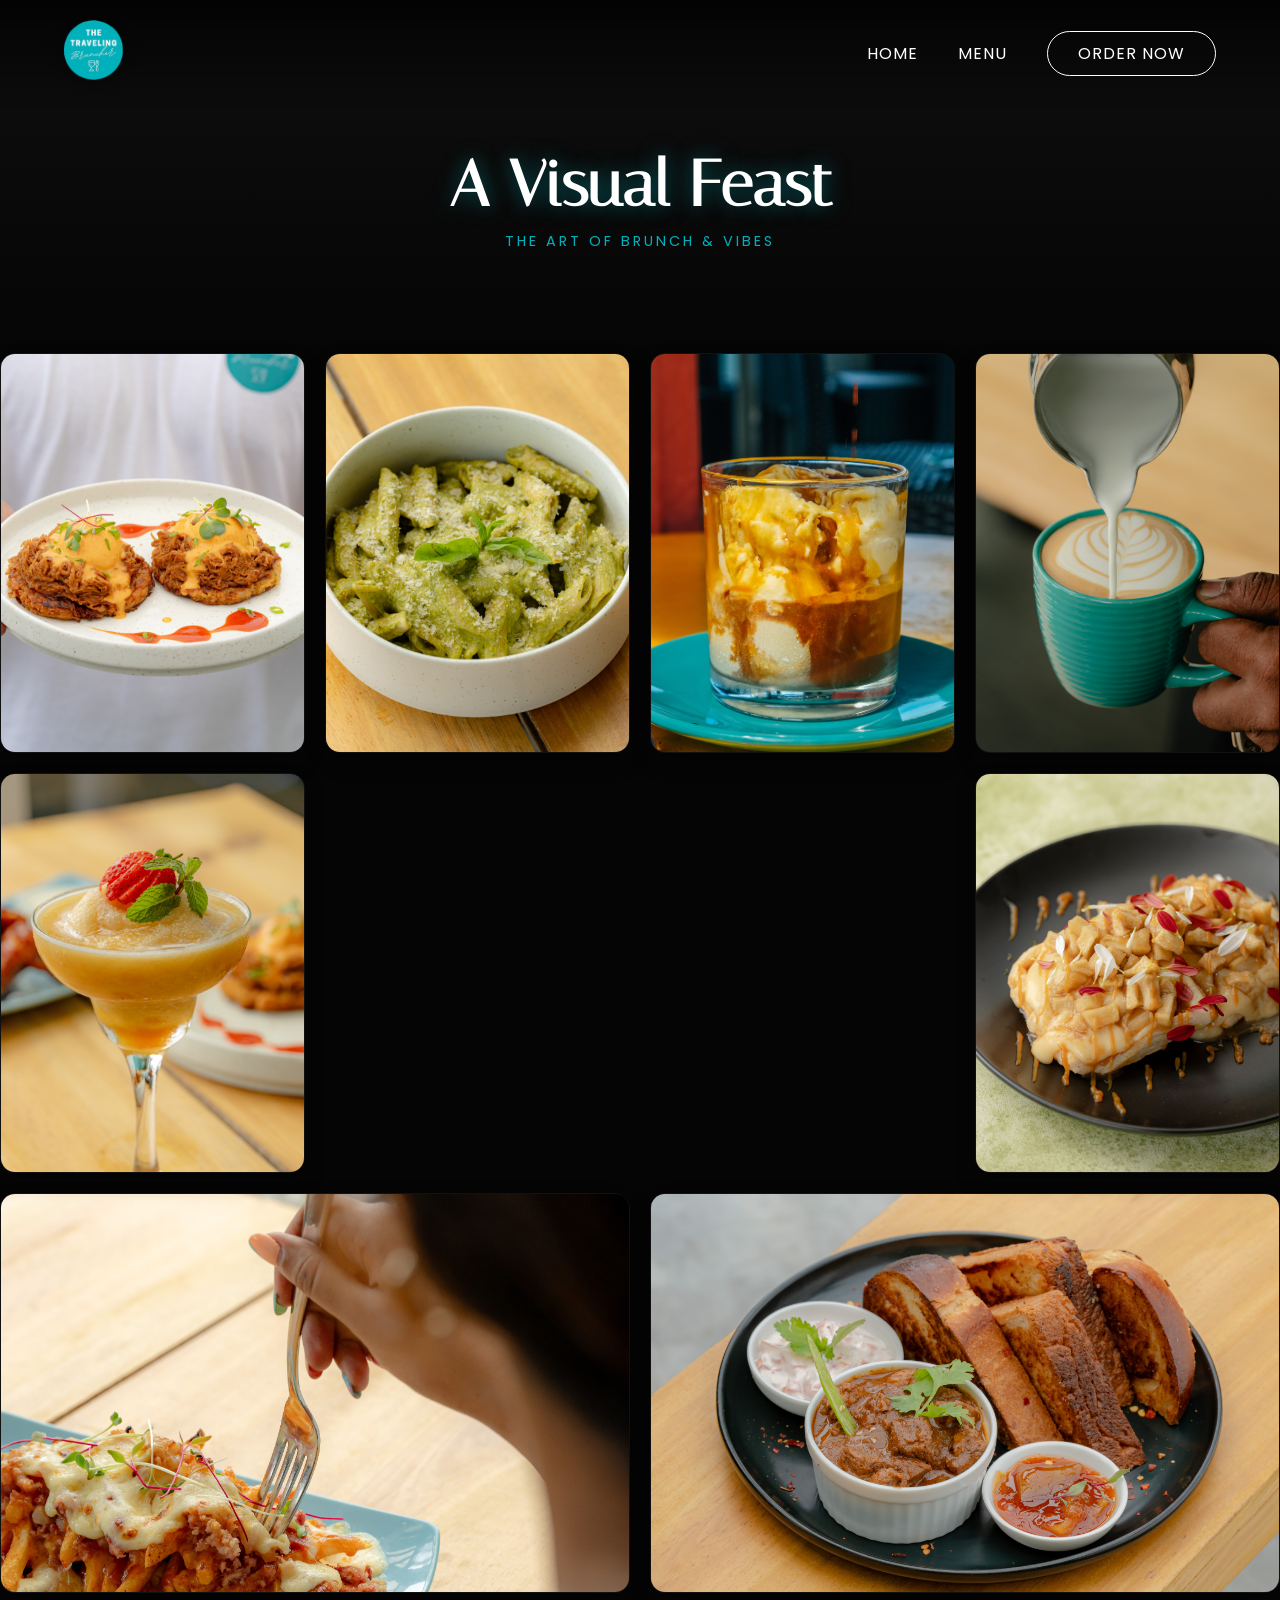
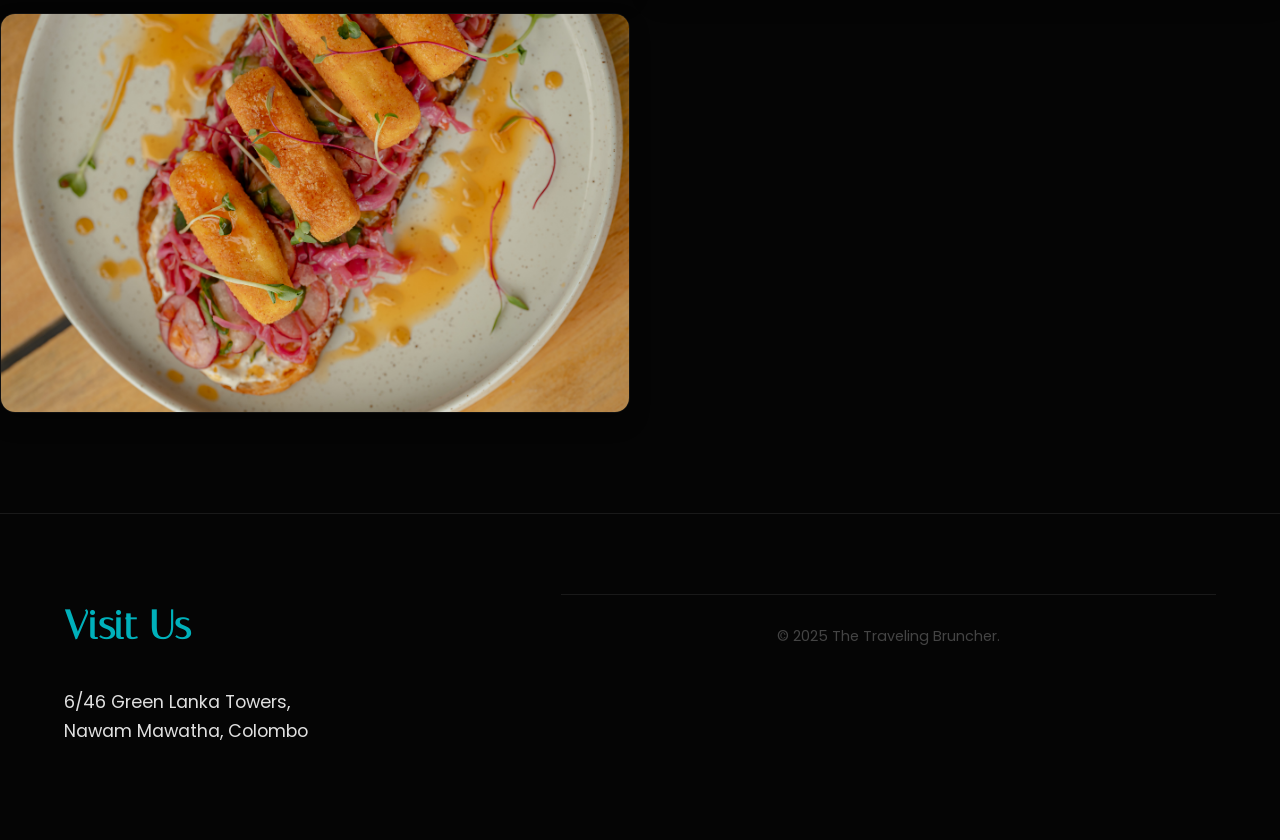
<file: Gallery.html>
<!DOCTYPE html>
<html lang="en">

<head>
    <meta charset="UTF-8">
    <meta name="viewport" content="width=device-width, initial-scale=1.0">
    <title>Visual Feast | The Traveling Bruncher</title>

    <link rel="preconnect" href="https://fonts.googleapis.com">
    <link href="https://fonts.googleapis.com/css2?family=Italiana&family=Poppins:wght@300;400;500&display=swap"
        rel="stylesheet">
    <link rel="stylesheet" href="https://cdnjs.cloudflare.com/ajax/libs/font-awesome/6.7.2/css/all.min.css">

    <link rel="stylesheet" href="Home.css">
    <link rel="stylesheet" href="Gallery.css">
</head>

<body>

    <div id="loader">
        <div class="loader-content">
            <h2>Loading Gallery...</h2>
            <div class="loading-bar"></div>
        </div>
    </div>

    <nav id="navbar">
        <div class="nav-container">
            <a href="Webtech.html" class="logo">
                <img src="Layer4.png" alt="TTB Logo">
            </a>
            <div class="hamburger" onclick="toggleMenu()">
                <div class="line"></div>
                <div class="line"></div>
            </div>
            <ul class="nav-links">
                <li><a href="Webtech.html">Home</a></li>
                <li><a href="menupage.html">Menu</a></li>
                <li><a href="menupage.html" class="btn-order">Order Now</a></li>
            </ul>
        </div>
    </nav>

    <header class="page-header gallery-header">
        <h1 class="main-title fade-in-up">A Visual Feast</h1>
        <p class="subtitle fade-in-up" style="animation-delay: 0.2s;">The Art of Brunch & Vibes</p>
    </header>

    <section class="gallery-section container">
        <div class="gallery-grid">

            <div class="gallery-item fade-in-up">
                <img src="food-1.jpg" alt="Food Shot">
                <div class="overlay">
                    <h3>Signature Dish</h3>
                    <p>Culinary perfection.</p>
                </div>
            </div>

            <div class="gallery-item tall fade-in-up" style="animation-delay: 0.1s;">
                <img src="food-2.jpg" alt="Tall Drink">
                <div class="overlay">
                    <h3>Tall Refreshment</h3>
                </div>
            </div>

            <div class="gallery-item tall fade-in-up" style="animation-delay: 0.2s;">
                <img src="DSCF6645.jpg" alt="Affogato Dessert">
                <div class="overlay">
                    <h3>Espresso Pour</h3>
                    <p>Hot meets cold.</p>
                </div>
            </div>

            <div class="gallery-item fade-in-up" style="animation-delay: 0.3s;">
                <img src="DSC08931(1).jpg" alt="Latte Art">
                <div class="overlay">
                    <h3>Barista Skills</h3>
                    <p>Perfect pour.</p>
                </div>
            </div>

            <div class="gallery-item wide fade-in-up" style="animation-delay: 0.4s;">
                <img src="DSC09151.jpg" alt="Loaded Fries">
                <div class="overlay">
                    <h3>Loaded Fries</h3>
                    <p>Cheesy indulgence.</p>
                </div>
            </div>

            <div class="gallery-item fade-in-up" style="animation-delay: 0.2s;">
                <img src="DSC09169.jpg" alt="Frozen Cocktail">
                <div class="overlay">
                    <h3>Summer Chill</h3>
                    <p>Refreshing blend.</p>
                </div>
            </div>

            <div class="gallery-item big fade-in-up" style="animation-delay: 0.3s;">
                <img src="DSC09032.jpg" alt="Curry Platter">
                <div class="overlay">
                    <h3>The Dipper</h3>
                    <p>Spice and crunch.</p>
                </div>
            </div>

            <div class="gallery-item fade-in-up" style="animation-delay: 0.4s;">
                <img src="DSC09108.jpg" alt="Dessert Toast">
                <div class="overlay">
                    <h3>Sweet Tooth</h3>
                    <p>Caramel drizzle.</p>
                </div>
            </div>

            <div class="gallery-item wide fade-in-up" style="animation-delay: 0.5s;">
                <img src="DSC09099(1).jpg" alt="Gourmet Toast">
                <div class="overlay">
                    <h3>Gourmet Toast</h3>
                    <p>Savory toppings.</p>
                </div>
            </div>

        </div>
    </section>

    <div id="lightbox">
        <span class="close-lightbox">&times;</span>
        <img class="lightbox-content" id="lightbox-img">
        <div id="caption"></div>
    </div>


    <footer id="location">
        <div class="container grid-footer">
            <div class="footer-info">
                <h3>Visit Us</h3>
                <p>6/46 Green Lanka Towers,<br>Nawam Mawatha, Colombo</p>
            </div>
            <div class="copyright">
                <p>© 2025 The Traveling Bruncher.</p>
            </div>
        </div>
    </footer>

    <script src="Gallery.js"></script>
</body>

</html>
</file>
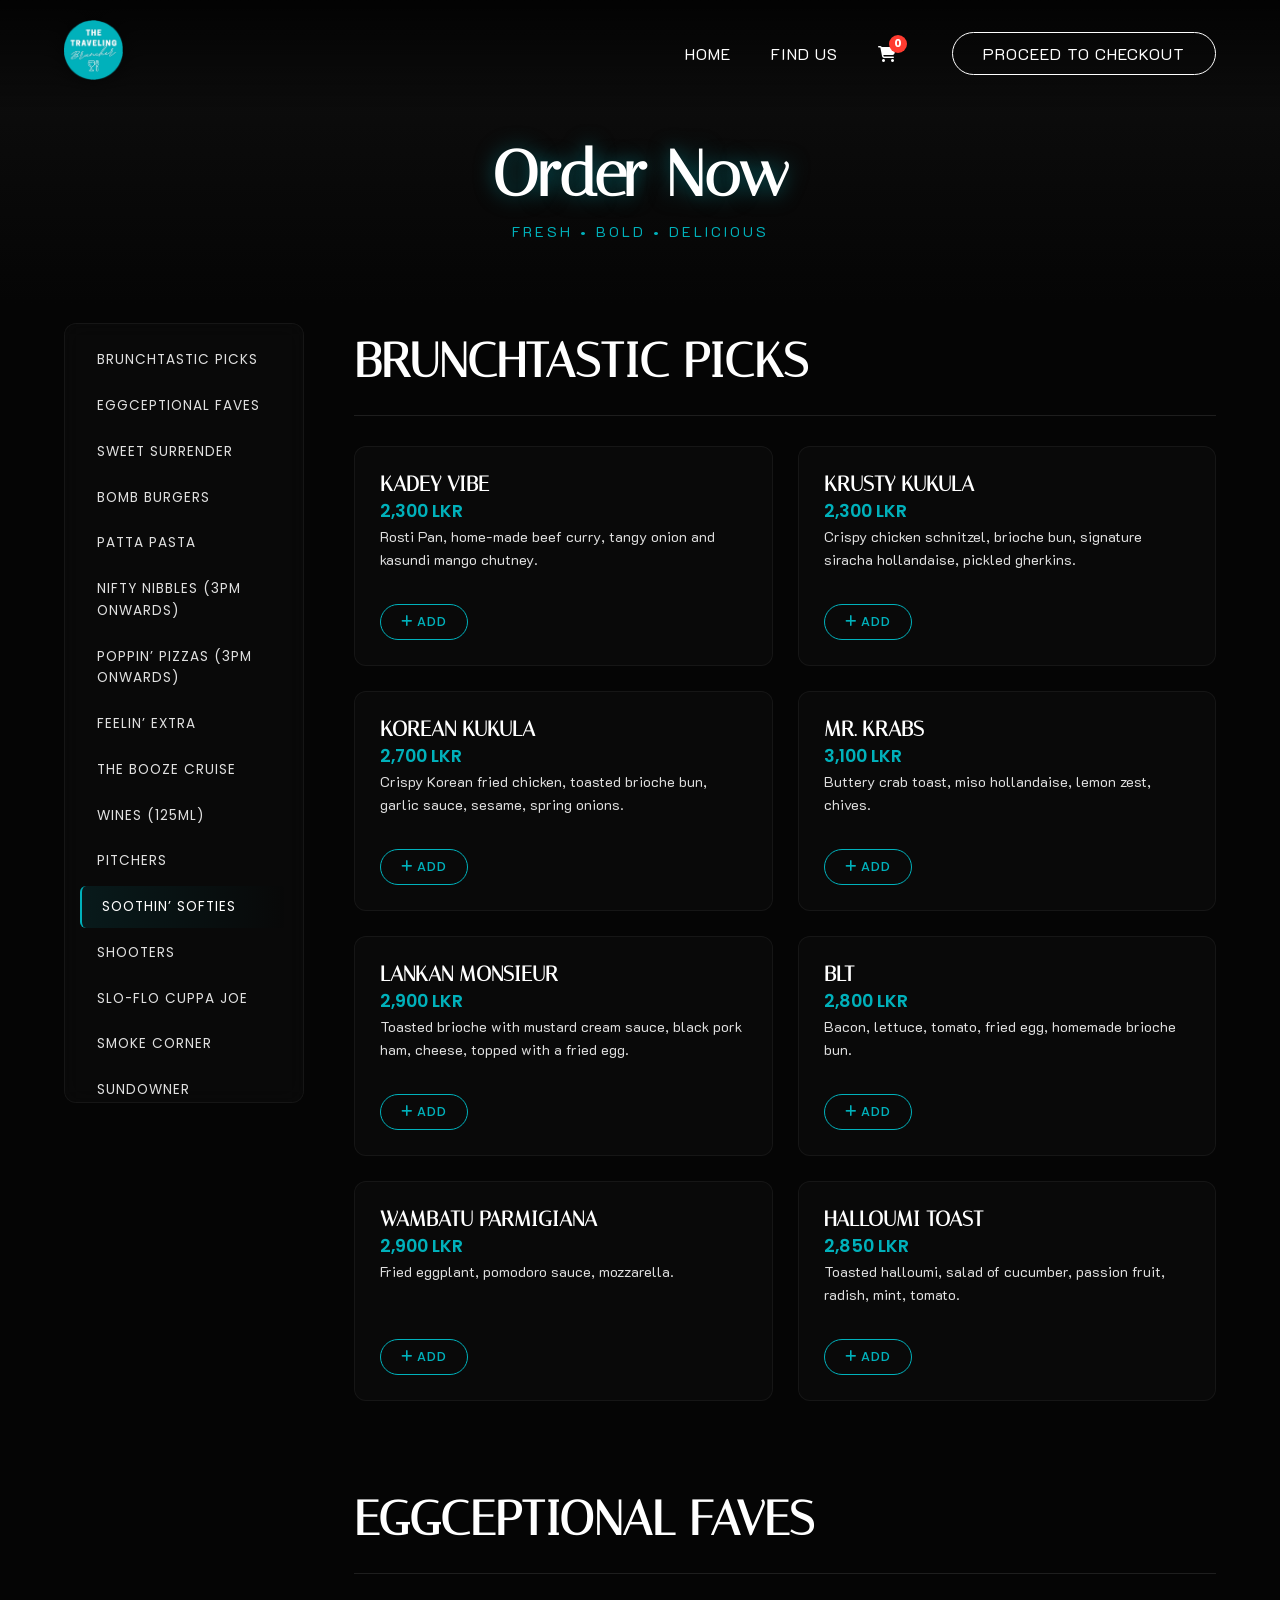
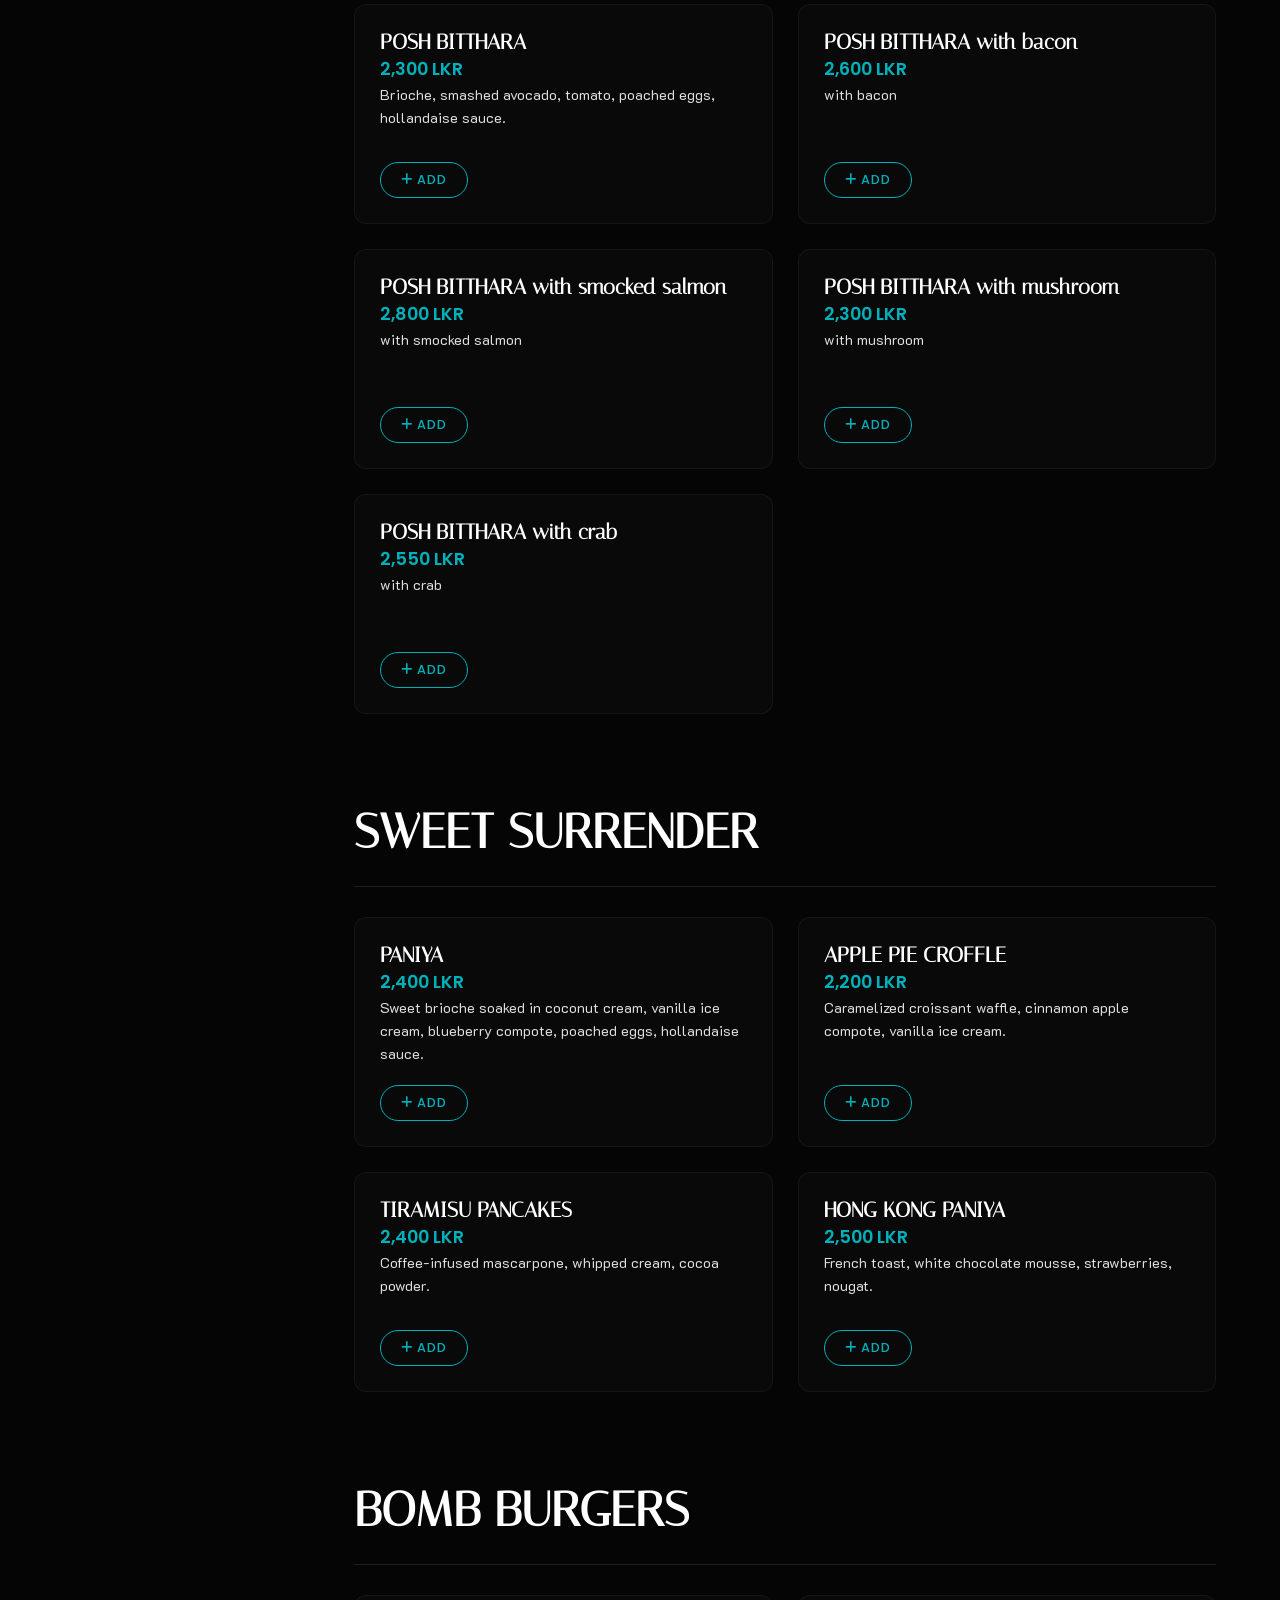
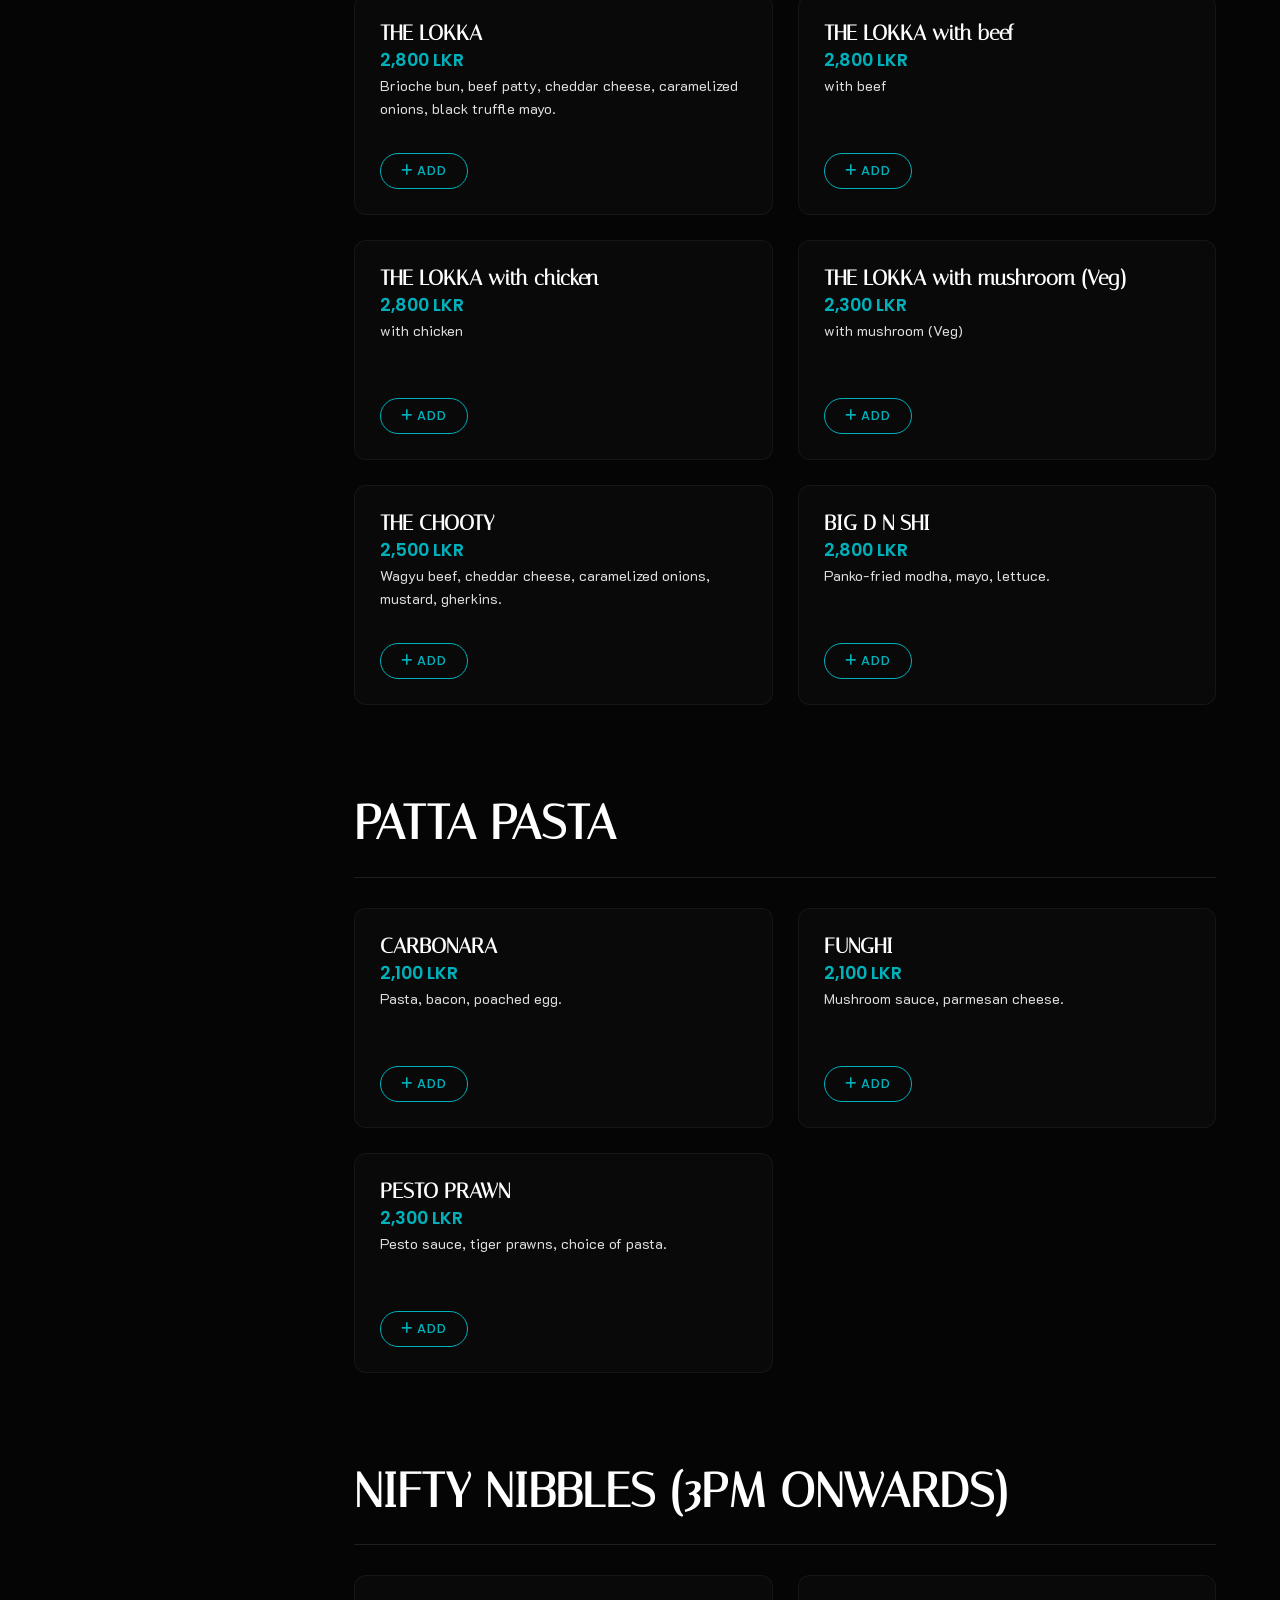
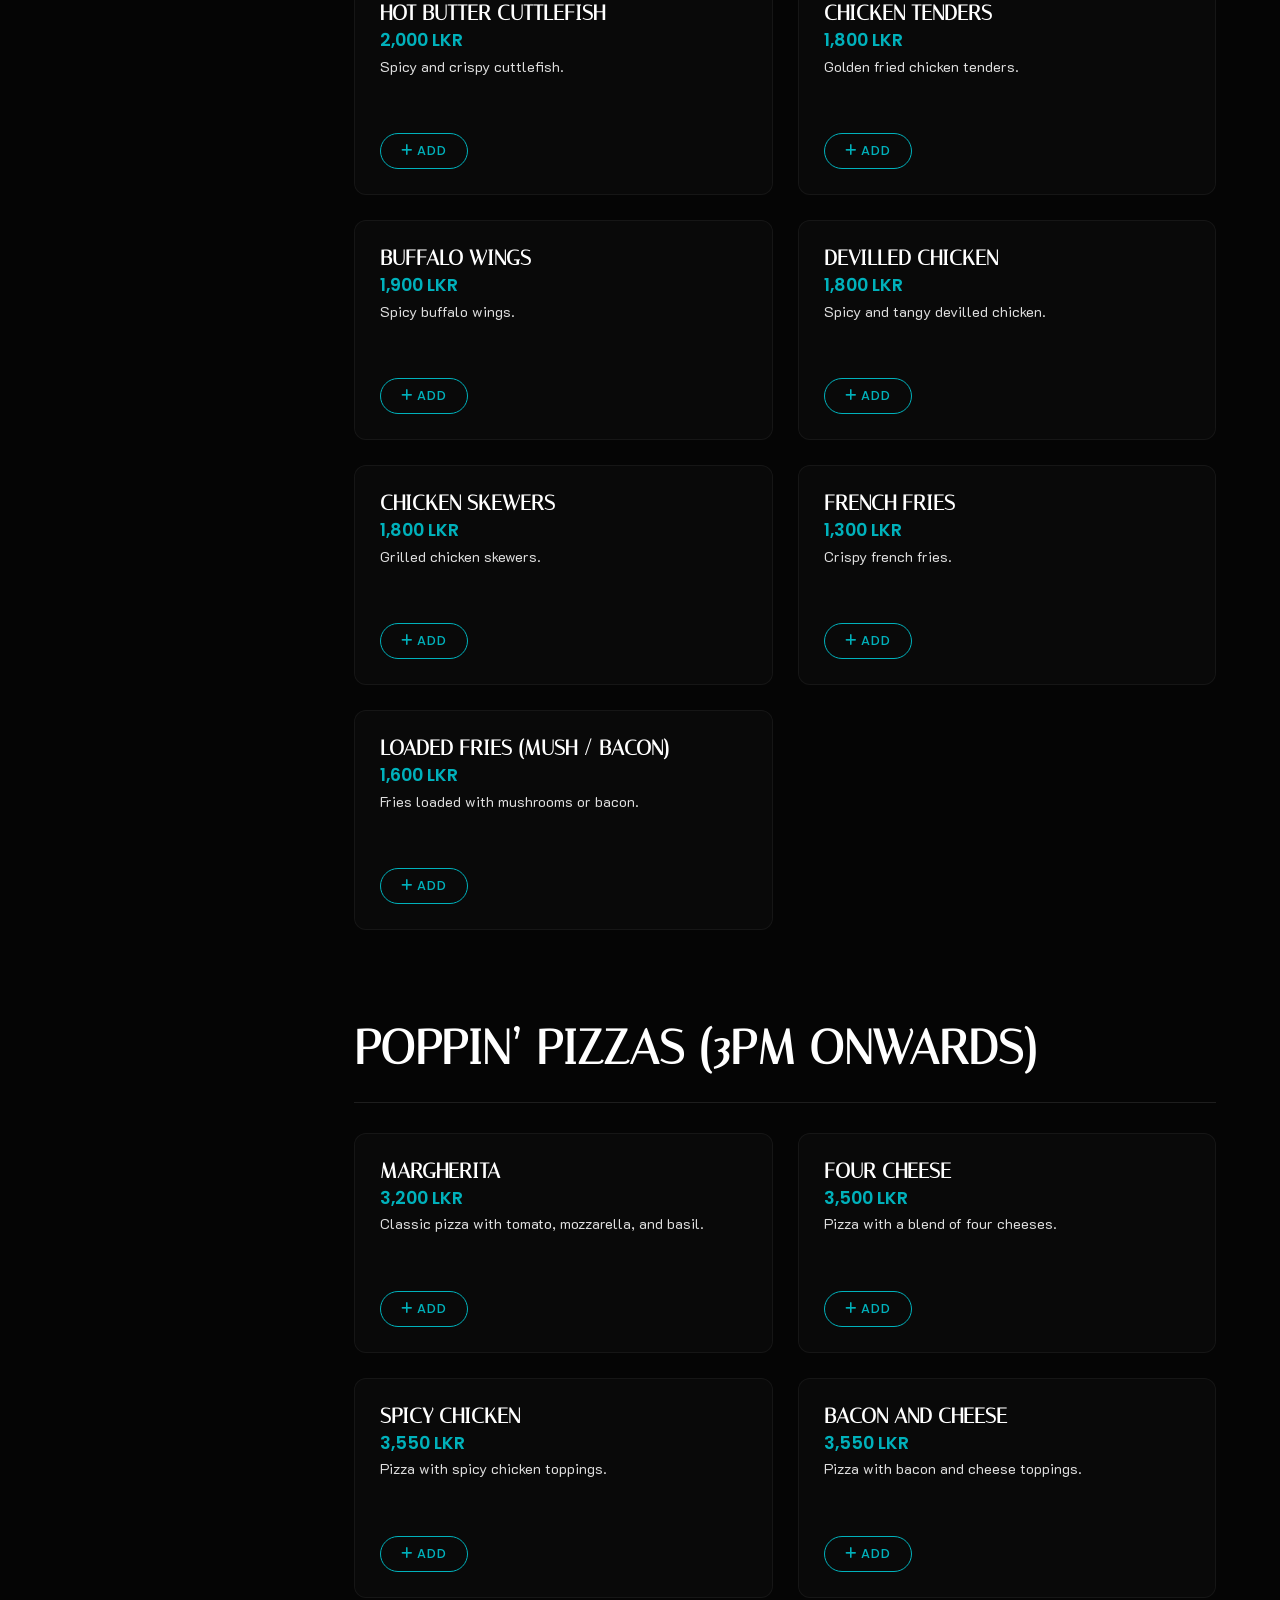
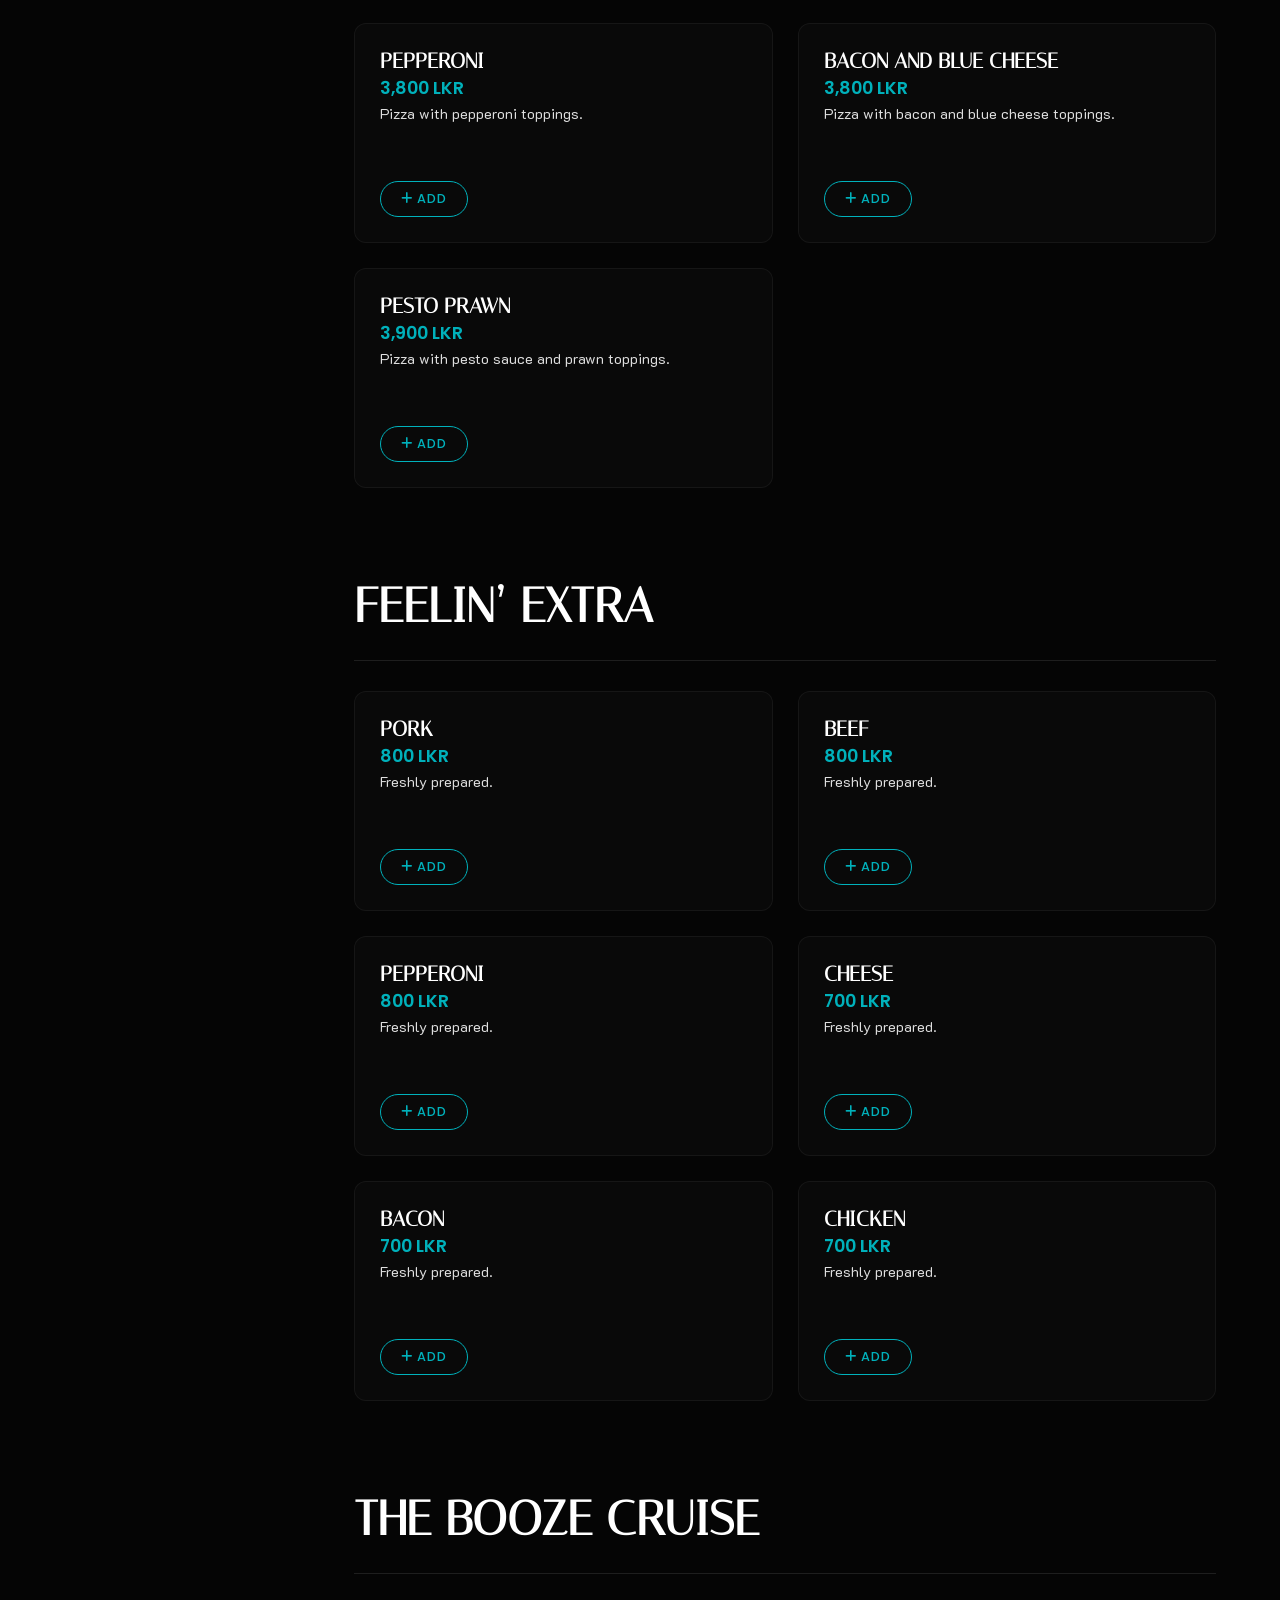
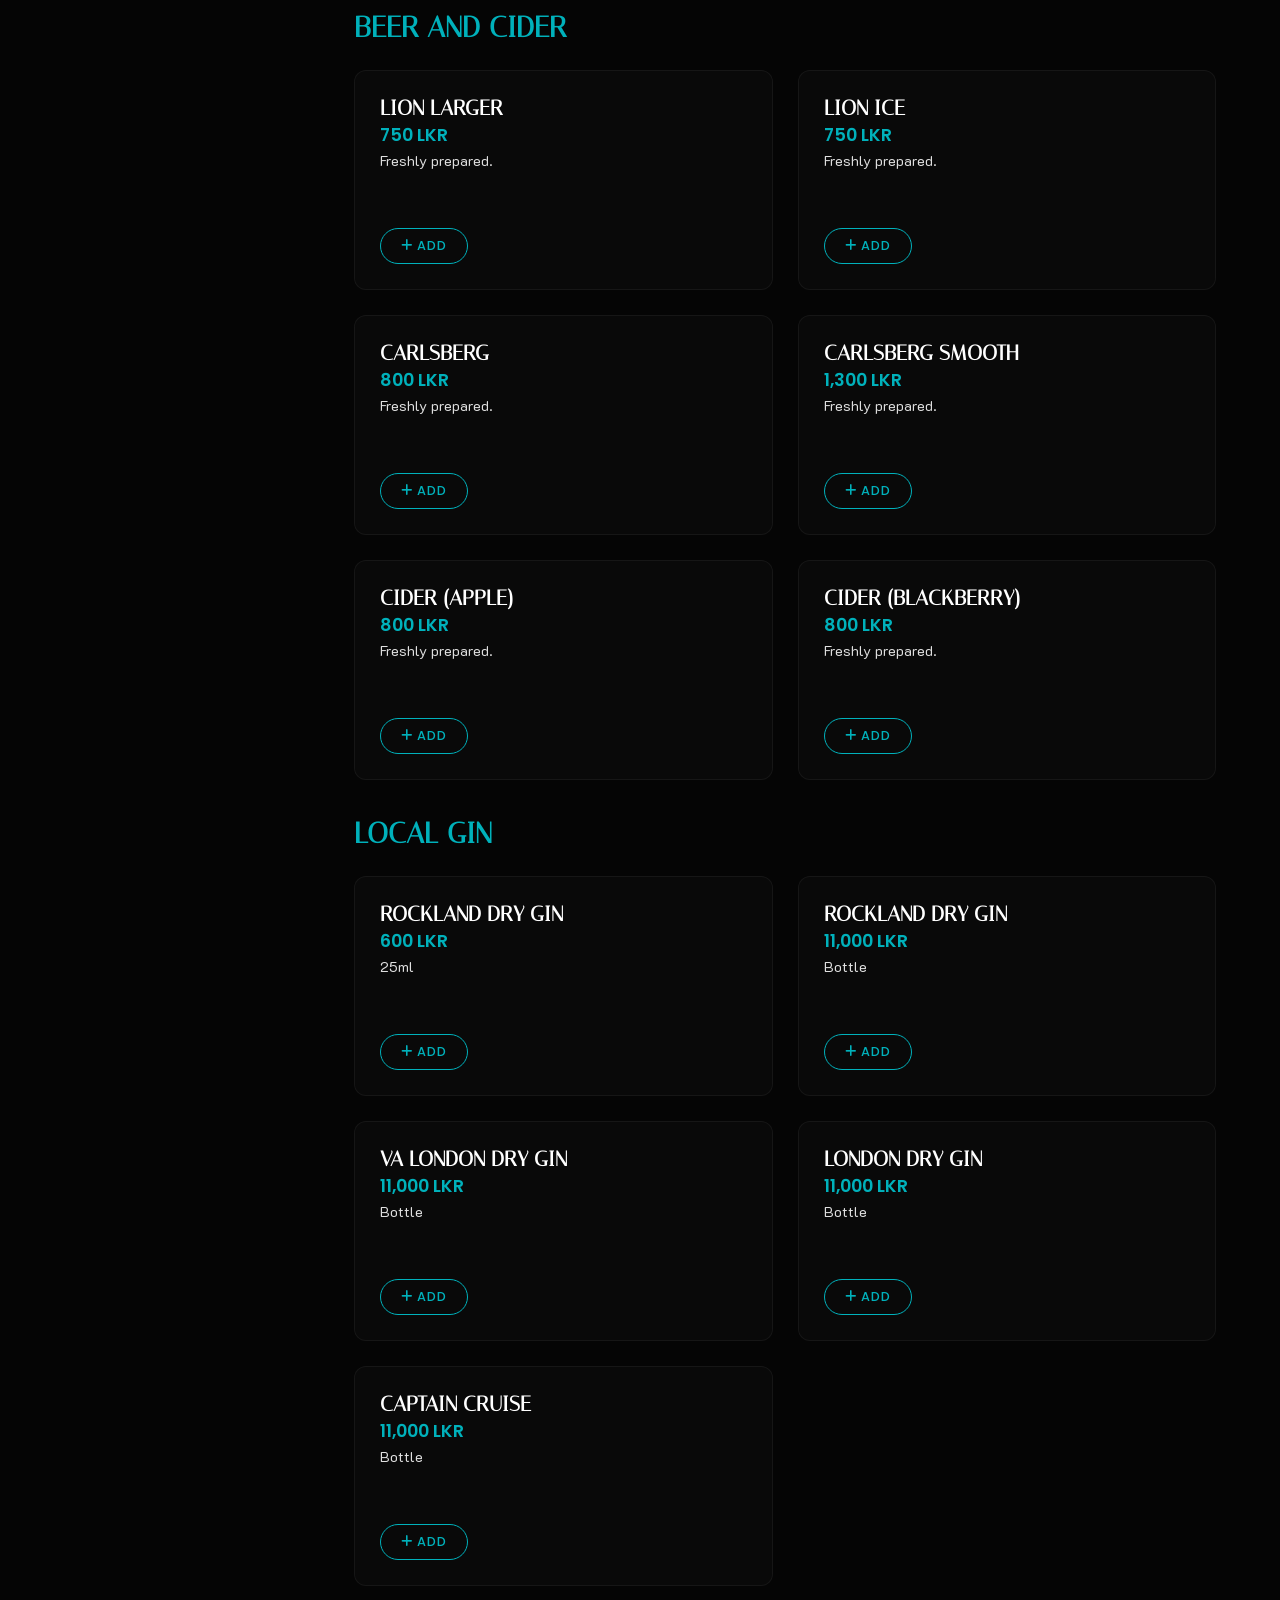
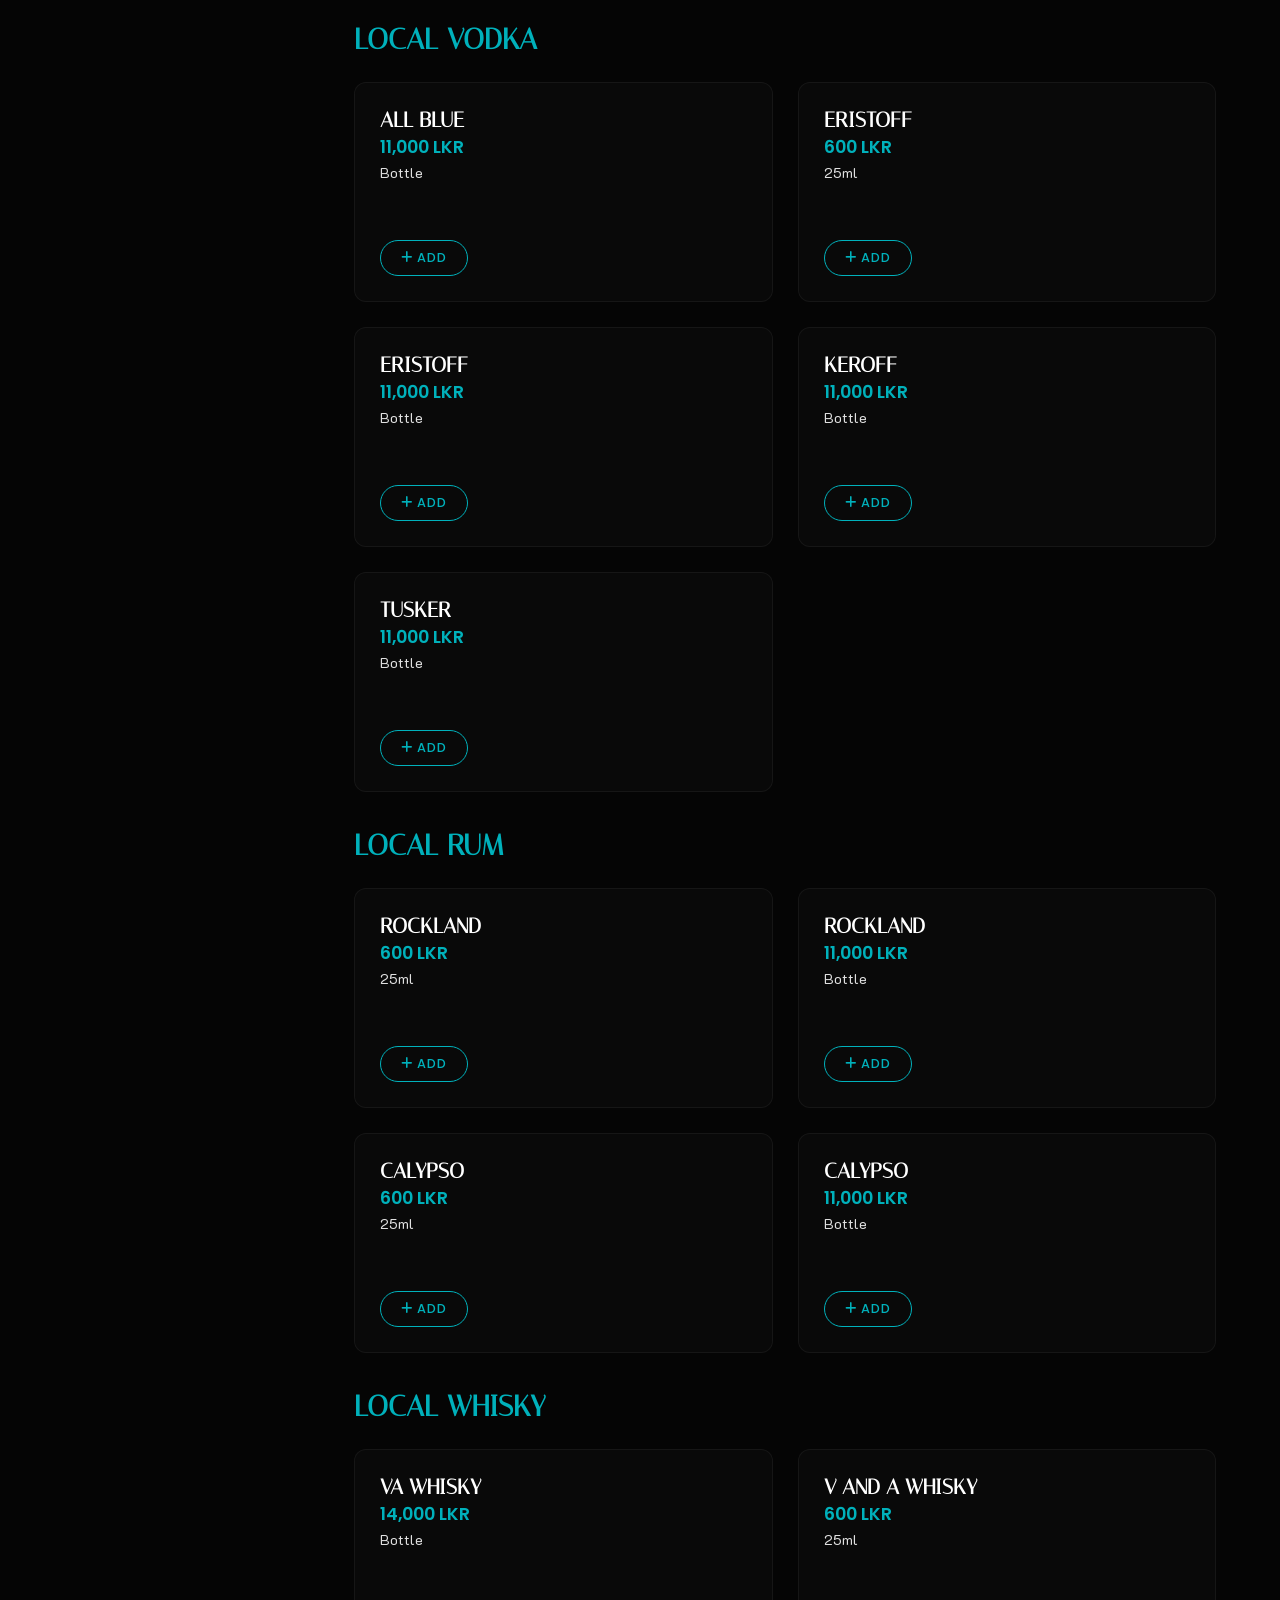
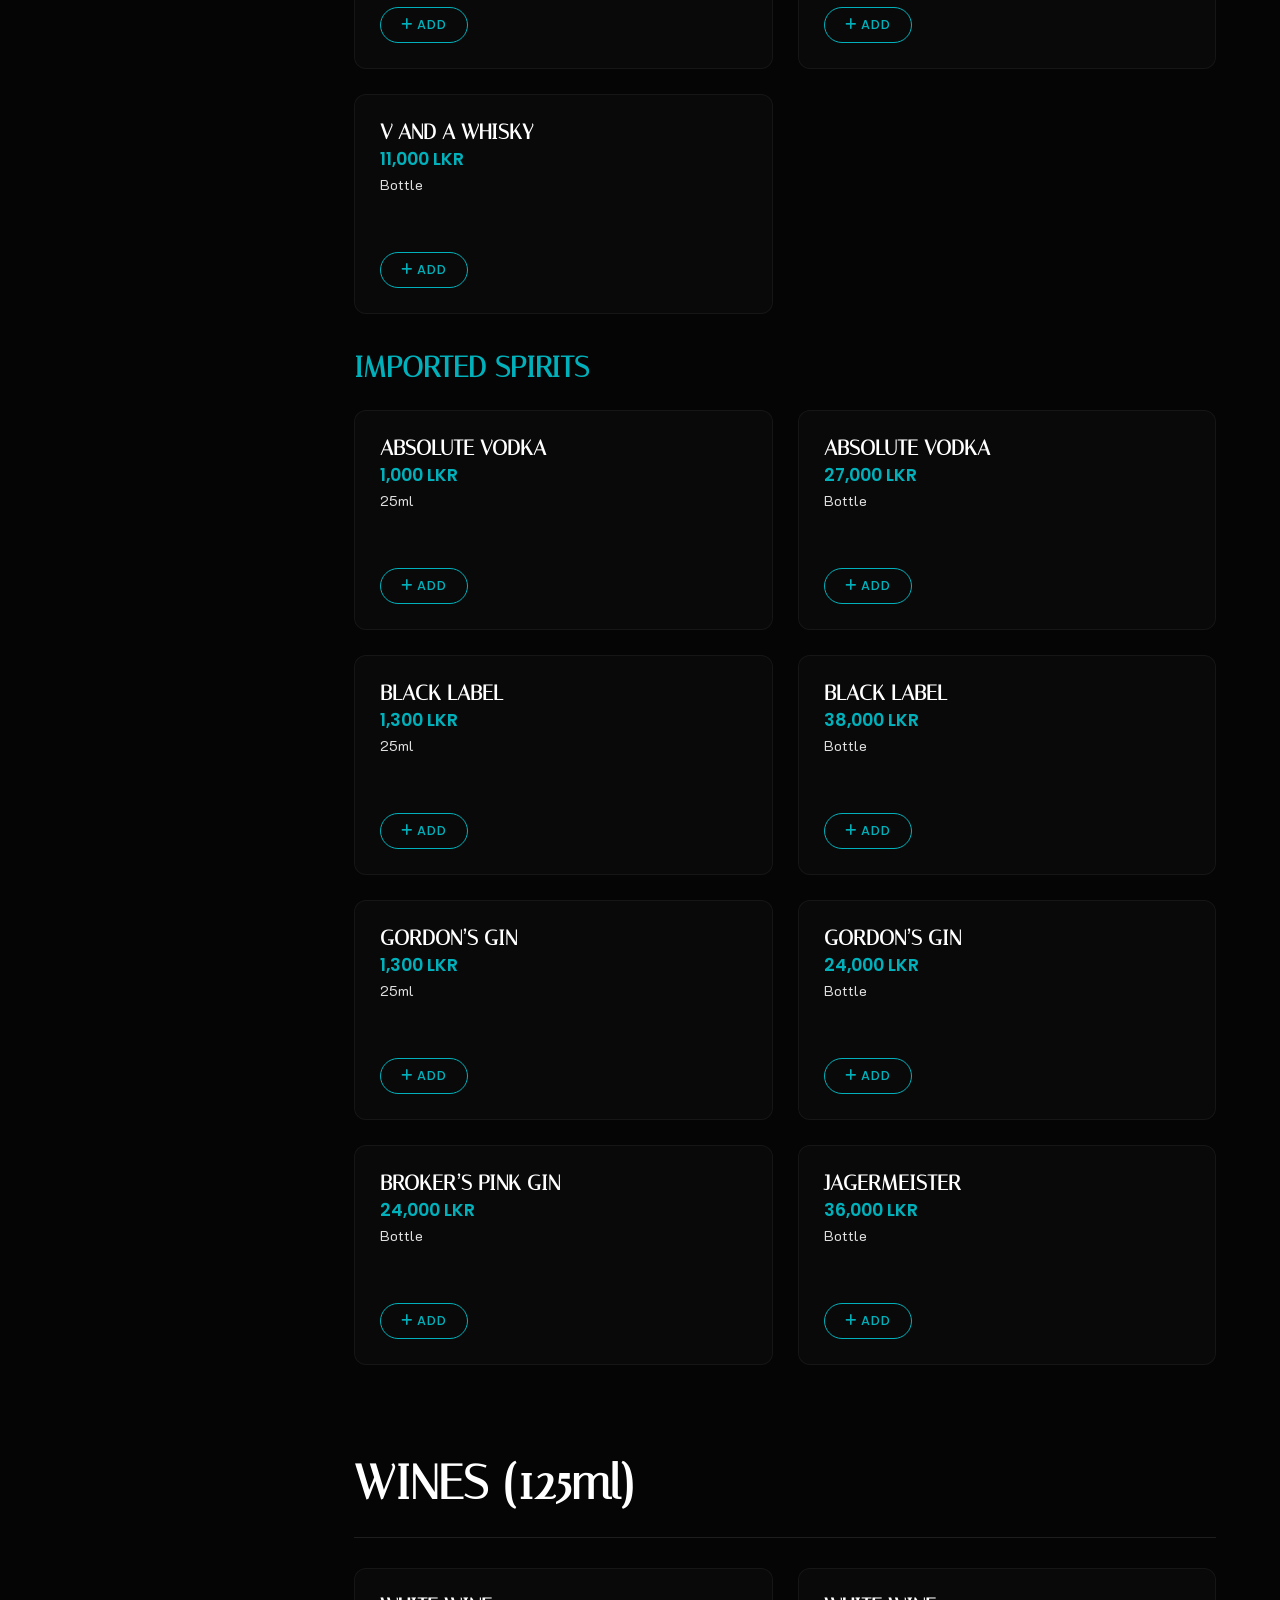
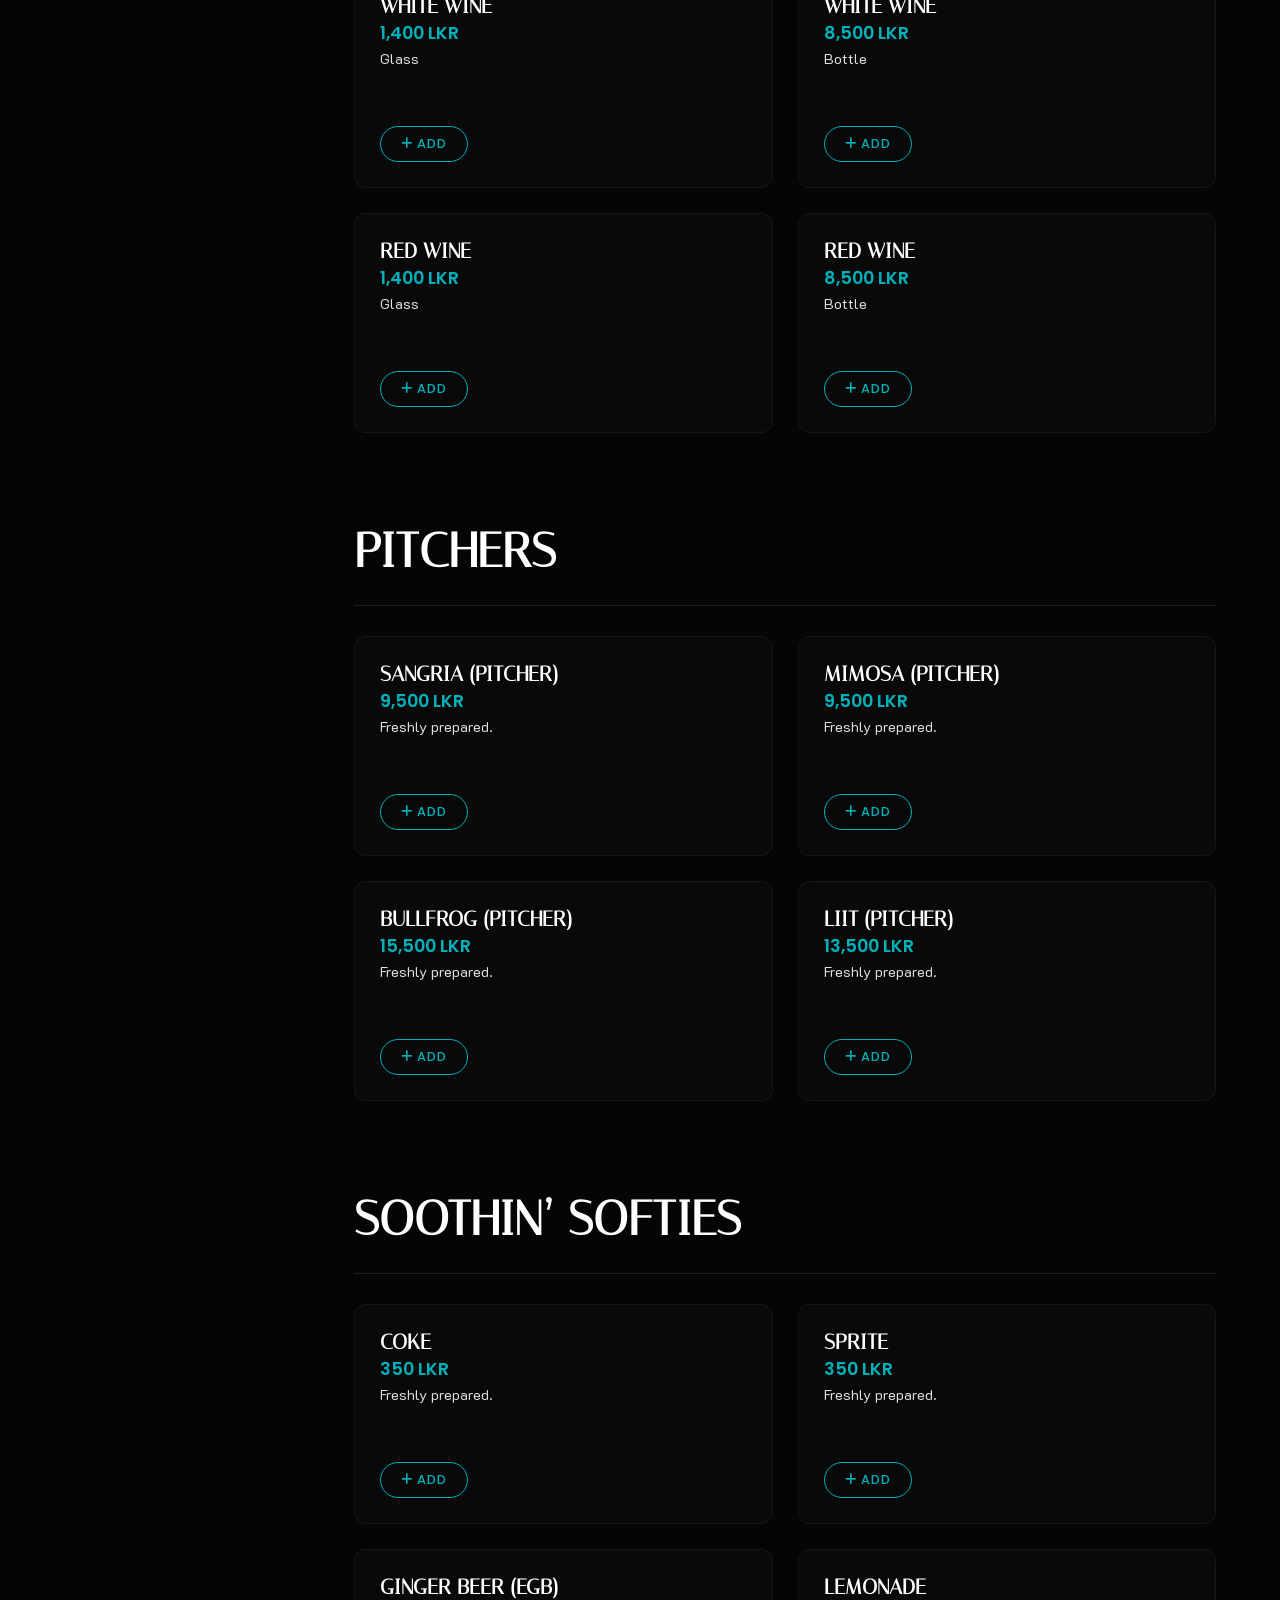
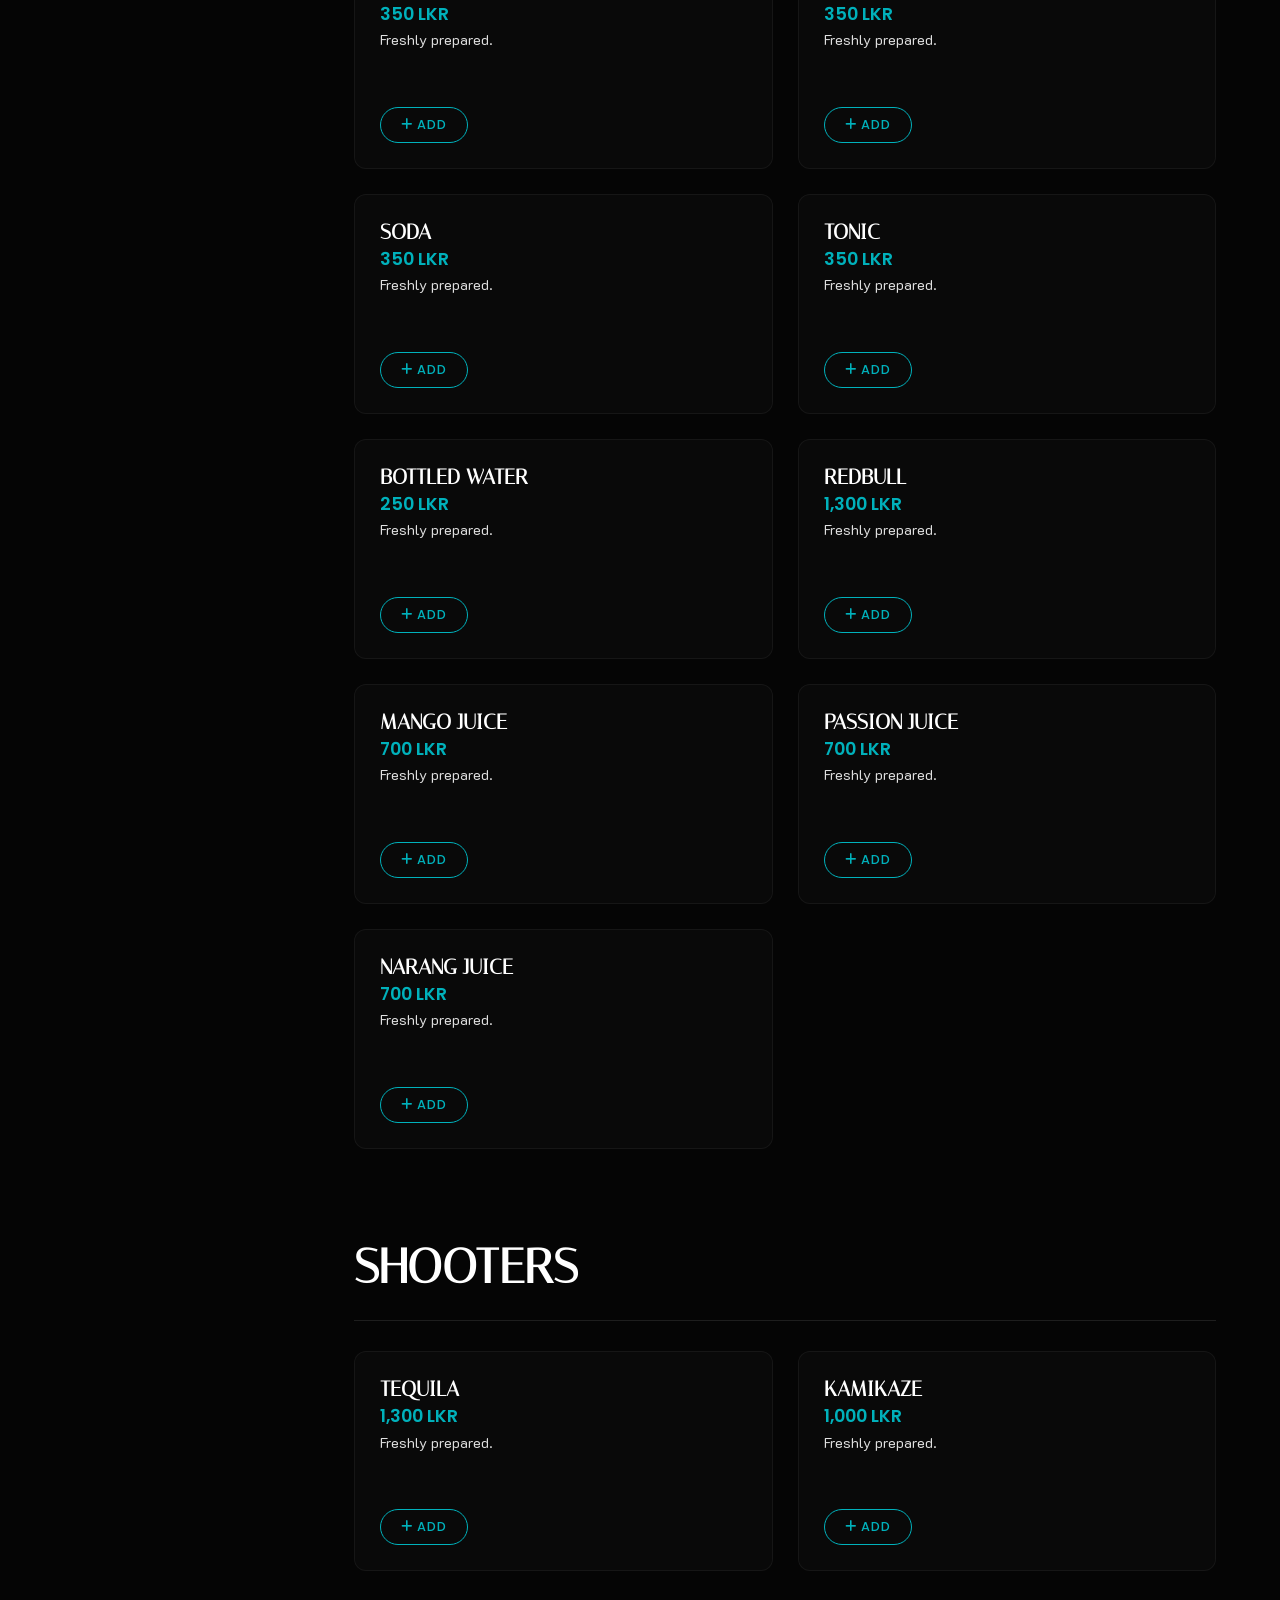
<file: menupage.html>
<!DOCTYPE html>
<html lang="en">

<head>
    <meta charset="UTF-8">
    <meta name="viewport" content="width=device-width, initial-scale=1.0">
    <title>Menu | The Traveling Bruncher</title>

    <link rel="preconnect" href="https://fonts.googleapis.com">
    <link
        href="https://fonts.googleapis.com/css2?family=Italiana&family=K2D:wght@200;400;600&family=Poppins:wght@300;400;500;600&display=swap"
        rel="stylesheet">
    <link rel="stylesheet" href="https://cdnjs.cloudflare.com/ajax/libs/font-awesome/6.7.2/css/all.min.css">

    <link rel="stylesheet" href="Home.css">
    <link rel="stylesheet" href="menupage.css">
</head>

<body>

    <div id="loader">
        <div class="loader-content">
            <h2>Loading Menu...</h2>
            <div class="loading-bar"></div>
        </div>
    </div>

    <nav id="navbar">
        <div class="nav-container">
            <a href="Webtech.html" class="logo">
                <img src="Layer4.png" alt="TTB Logo">
            </a>

            <ul class="nav-links">
                <li><a href="Webtech.html">Home</a></li>
                <li><a href="#location">Find Us</a></li>

                <li>
                    <a href="#" onclick="toggleCart()" class="cart-icon-btn">
                        <i class="fa-solid fa-cart-shopping"></i>
                        <span id="cart-count">0</span>
                    </a>
                </li>

                <li><a href="checkout.html" class="btn-order">Proceed to Checkout</a></li>
            </ul>
        </div>
    </nav>

    <header class="page-header">
        <h1 class="main-title">Order Now</h1>
        <p class="subtitle">Fresh • Bold • Delicious</p>
    </header>

    <div class="menu-layout container">
        <aside class="menu-sidebar">
            <ul id="category-nav">
            </ul>
        </aside>

        <main id="menu-container">
        </main>
    </div>

    <div id="cart-modal" class="cart-modal-overlay">
        <div class="cart-modal-content">
            <div class="cart-header">
                <h2>Your Cart</h2>
                <span class="close-cart" onclick="toggleCart()">&times;</span>
            </div>

            <ul id="cart-items-list">
                <p class="empty-msg">Your cart is empty.</p>
            </ul>

            <div class="cart-footer-area">
                <div class="cart-total">
                    <span>Total:</span>
                    <span id="cart-total-price">0 LKR</span>
                </div>
                <a href="checkout.html" class="btn-checkout-modal">Checkout</a>
            </div>
        </div>
    </div>

    <div id="toast">Item added to cart!</div>

    <footer id="location">
        <div class="container grid-footer">
            <div class="footer-info">
                <h3>Visit Us</h3>
                <p>6/46 Green Lanka Towers,<br>Nawam Mawatha, Colombo</p>
            </div>
            <div class="copyright">
                <p>© 2025 The Traveling Bruncher.</p>
            </div>
        </div>
    </footer>

    <script src="loadmenu.js"></script>
    <script src="menu.js"></script>
</body>

</html>
</file>
<file: Home.css>
/* =========================================
   1. VARIABLES & RESET (UPDATED THEME)
   ========================================= */
:root {
    --bg-color: #050505;
    /* True Black */
    --text-primary: #ffffff;
    /* Pure White */
    --text-secondary: #e0e0e0;
    /* Light Silver for readability */

    /* YOUR NEW LOGO COLOR */
    --accent: #00b1bb;

    /* Calculated Glow (RGB: 0, 177, 187) */
    --accent-glow: rgba(0, 177, 187, 0.5);

    --font-head: 'Italiana', serif;
    --font-body: 'K2D', sans-serif;
    --transition: all 0.5s cubic-bezier(0.22, 1, 0.36, 1);
}

* {
    margin: 0;
    padding: 0;
    box-sizing: border-box;
}

html {
    scroll-behavior: smooth;
}

body {
    background-color: var(--bg-color);
    color: var(--text-primary);
    font-family: var(--font-body);
    overflow-x: hidden;
    /* Prevents horizontal scrolling */
    line-height: 1.6;
}

/* =========================================
   2. LOADER (The Loading Screen)
   ========================================= */
#loader {
    position: fixed;
    top: 0;
    left: 0;
    width: 100%;
    height: 100%;
    background-color: #000;
    z-index: 9999;
    /* Stays on top of everything */
    display: flex;
    justify-content: center;
    align-items: center;
    transition: opacity 0.5s ease;
}

.loader-content {
    text-align: center;
}

.loader-content h2 {
    font-family: var(--font-head);
    font-size: 3rem;
    margin-bottom: 20px;
    color: var(--text-primary);
}

.loading-bar {
    width: 0;
    height: 3px;
    background-color: var(--accent);
    animation: load 2s ease-in-out forwards;
}

@keyframes load {
    to {
        width: 600px;
    }
}

/* =========================================
   3. NAVIGATION BAR
   ========================================= */
nav {
    position: fixed;
    width: 100%;
    top: 0;
    left: 0;
    z-index: 1000;
    padding: 20px 5%;
    transition: 0.4s;
    background: linear-gradient(to bottom, rgba(0, 0, 0, 0.8), transparent);
}

/* Class added via JS when scrolling */
nav.scrolled {
    background: rgba(10, 10, 10, 0.95);
    backdrop-filter: blur(10px);
    padding: 15px 5%;
    border-bottom: 1px solid rgba(255, 255, 255, 0.05);
}

.nav-container {
    display: flex;
    justify-content: space-between;
    align-items: center;
    max-width: 1400px;
    margin: 0 auto;
}

.logo img {
    height: 60px;
    width: auto;
    filter: drop-shadow(0 0 10px rgba(0, 0, 0, 0.5));
}

.nav-links {
    display: flex;
    list-style: none;
    gap: 40px;
    align-items: center;
}

.nav-links a {
    text-decoration: none;
    color: var(--text-primary);
    font-size: 1rem;
    text-transform: uppercase;
    letter-spacing: 1px;
    position: relative;
    transition: 0.3s;
}

/* Underline Animation */
.nav-links a::after {
    content: '';
    position: absolute;
    width: 0;
    height: 1px;
    bottom: -5px;
    left: 0;
    background: var(--accent);
    transition: 0.3s;
}

.nav-links a:hover::after {
    width: 100%;
}

.btn-order {
    border: 1px solid var(--text-primary);
    padding: 10px 30px;
    border-radius: 50px;
    transition: var(--transition);
}

.btn-order:hover {
    background: var(--accent);
    border-color: var(--accent);
    color: #000;
}

/* Hamburger Menu (Hidden on Desktop) */
.hamburger {
    display: none;
    cursor: pointer;
    flex-direction: column;
    gap: 6px;
}

.line {
    width: 30px;
    height: 2px;
    background-color: white;
    transition: 0.3s;
}

/* =========================================
   4. HERO SECTION
   ========================================= */
.hero {
    height: 100vh;
    position: relative;
    display: flex;
    align-items: center;
    justify-content: center;
    text-align: center;
    width: 100%;
}

.hero-bg {
    position: absolute;
    top: 0;
    left: 0;
    width: 100%;
    height: 100%;
    z-index: -1;
    /* Puts image behind text */
}

.hero-bg img {
    width: 100%;
    height: 100%;
    object-fit: cover;
    /* Ensures image fills screen */
}

.overlay {
    position: absolute;
    top: 0;
    left: 0;
    width: 100%;
    height: 100%;
    background: rgba(0, 0, 0, 0.5);
    /* Darkens the image */
}

.hero-content {
    z-index: 2;
    margin-top: 60px;
    padding: 0 20px;
}

.subtitle {
    letter-spacing: 6px;
    font-size: 0.9rem;
    margin-bottom: 20px;
    color: var(--accent);
    text-transform: uppercase;
}

.main-title {
    font-family: var(--font-head);
    font-size: 5rem;
    line-height: 1.1;
    margin-bottom: 20px;
    text-shadow: 0 10px 30px rgba(0, 0, 0, 0.5);
}

.tagline {
    font-size: 1.3rem;
    font-weight: 200;
    font-style: italic;
    color: #ddd;
}

.scroll-down {
    position: absolute;
    bottom: 40px;
    left: 50%;
    transform: translateX(-50%);
    display: flex;
    flex-direction: column;
    align-items: center;
    gap: 10px;
    color: white;
    text-decoration: none;
    opacity: 0.7;
    transition: 0.3s;
    font-size: 0.9rem;
}

.scroll-down:hover {
    opacity: 1;
    transform: translateX(-50%) translateY(5px);
}

/* =========================================
   5. SECTIONS (Shared Styles)
   ========================================= */
.section-padding {
    padding: 100px 5%;
}

.container {
    max-width: 1300px;
    margin: 0 auto;
}

.grid-2 {
    display: grid;
    grid-template-columns: 1fr 1fr;
    gap: 60px;
    align-items: center;
}

/* =========================================
   6. OUR STORY
   ========================================= */
.story-text h2 {
    font-family: var(--font-head);
    font-size: 3.5rem;
    margin-bottom: 30px;
    line-height: 1.1;
}

.story-text p {
    font-size: 1.1rem;
    color: var(--text-secondary);
    line-height: 1.8;
}

.story-img img {
    width: 100%;
    border-radius: 8px;
    filter: grayscale(20%);
    transition: 0.6s;
    box-shadow: 0 10px 30px rgba(0, 0, 0, 0.3);
}

.story-img:hover img {
    filter: grayscale(0%);
    transform: scale(1.02);
}

/* =========================================
   7. MENU GALLERY (Showcase)
   ========================================= */
.showcase {
    background-color: #0f0f0f;
}

.section-title {
    font-family: var(--font-head);
    font-size: 3rem;
    text-align: center;
    margin-bottom: 60px;
    color: var(--text-primary);
}

.gallery-grid {
    display: grid;
    grid-template-columns: repeat(auto-fit, minmax(300px, 1fr));
    gap: 30px;
}

.gallery-item {
    position: relative;
    height: 400px;
    overflow: hidden;
    border-radius: 8px;
    cursor: pointer;
}

.gallery-item img {
    width: 100%;
    height: 100%;
    object-fit: cover;
    transition: 0.6s cubic-bezier(0.22, 1, 0.36, 1);
}

.gallery-item:hover img {
    transform: scale(1.1);
}

.hover-info {
    position: absolute;
    bottom: 0;
    left: 0;
    width: 100%;
    padding: 30px;
    background: linear-gradient(to top, rgba(0, 0, 0, 0.9), transparent);
    transform: translateY(100%);
    transition: 0.4s;
    display: flex;
    align-items: flex-end;
}

.hover-info h3 {
    font-family: var(--font-head);
    font-size: 1.5rem;
    color: var(--accent);
}

.gallery-item:hover .hover-info {
    transform: translateY(0);
}

.center-btn {
    text-align: center;
    margin-top: 60px;
}

.btn-outline {
    text-decoration: none;
    color: var(--text-primary);
    border: 1px solid var(--accent);
    padding: 15px 40px;
    border-radius: 50px;
    text-transform: uppercase;
    letter-spacing: 2px;
    transition: 0.3s;
    font-size: 0.9rem;
}

.btn-outline:hover {
    background: var(--accent);
    color: #000;
    box-shadow: 0 0 20px var(--accent-glow);
}

/* =========================================
   8. VIBE SECTION (DJ)
   ========================================= */
.vibe-section {
    height: 70vh;
    position: relative;
    display: flex;
    align-items: center;
    justify-content: center;
    text-align: center;
    margin: 0;
    /* Remove margin to flush with other sections */
}

.vibe-bg {
    position: absolute;
    top: 0;
    left: 0;
    width: 100%;
    height: 100%;
    z-index: -1;
}

.vibe-bg img {
    width: 100%;
    height: 100%;
    object-fit: cover;
}

.vibe-overlay {
    position: absolute;
    top: 0;
    left: 0;
    width: 100%;
    height: 100%;
    background: rgba(0, 0, 0, 0.6);
}

.vibe-content h2 {
    font-family: var(--font-head);
    font-size: 4.5rem;
    margin-bottom: 20px;
    line-height: 1;
}

.vibe-content p {
    font-size: 1.2rem;
    color: #ddd;
}

/* =========================================
   9. FOOTER
   ========================================= */
footer {
    padding: 80px 5% 30px;
    background-color: #050505;
    border-top: 1px solid #1a1a1a;
}

.grid-footer {
    display: grid;
    grid-template-columns: 1fr 1.5fr;
    gap: 60px;
    margin-bottom: 50px;
}

.footer-info h3 {
    font-family: var(--font-head);
    font-size: 2.5rem;
    margin-bottom: 30px;
    color: var(--accent);
}

.footer-info p {
    margin-bottom: 15px;
    font-size: 1.1rem;
    color: var(--text-secondary);
}

.highlight {
    color: #fff !important;
    border-left: 3px solid var(--accent);
    padding-left: 15px;
    font-weight: bold;
}

.socials {
    display: flex;
    gap: 20px;
    margin-top: 30px;
}

.socials a {
    color: white;
    font-size: 1.8rem;
    transition: 0.3s;
}

.socials a:hover {
    color: var(--accent);
    transform: translateY(-3px);
}

.copyright {
    text-align: center;
    padding-top: 30px;
    border-top: 1px solid #1a1a1a;
    font-size: 0.9rem;
    color: #444;
}

/* =========================================
   10. SCROLL ANIMATIONS (Reveal Classes)
   ========================================= */
.reveal,
.reveal-left,
.reveal-right,
.reveal-delay,
.reveal-delay-2 {
    opacity: 0;
    transition: var(--transition);
}

/* Active States (Added by JS) */
.reveal.active {
    opacity: 1;
    transform: translateY(0);
}

.reveal-left {
    transform: translateX(-50px);
}

.reveal-left.active {
    opacity: 1;
    transform: translateX(0);
}

.reveal-right {
    transform: translateX(50px);
}

.reveal-right.active {
    opacity: 1;
    transform: translateX(0);
}

.reveal-delay.active {
    transition-delay: 0.2s;
    opacity: 1;
}

.reveal-delay-2.active {
    transition-delay: 0.4s;
    opacity: 1;
}

/* =========================================
   11. MOBILE RESPONSIVENESS
   ========================================= */
@media (max-width: 768px) {

    /* Fonts */
    .main-title {
        font-size: 3rem;
    }

    .story-text h2 {
        font-size: 2.5rem;
    }

    .vibe-content h2 {
        font-size: 3rem;
    }

    /* Layout */
    .grid-2,
    .grid-footer {
        grid-template-columns: 1fr;
        gap: 40px;
    }

    /* Reorder Story Section for Mobile (Image first) */
    .story-img {
        order: 1;
    }

    .story-text {
        order: 2;
    }

    /* Navigation */
    .hamburger {
        display: flex;
    }

    .nav-links {
        display: none;
        /* Hidden by default on mobile */
        position: absolute;
        top: 80px;
        left: 0;
        width: 100%;
        background-color: #0a0a0a;
        flex-direction: column;
        padding: 40px 0;
        border-bottom: 1px solid #222;
        gap: 30px;
    }

    .nav-links.active {
        display: flex;
        /* Shown when toggled via JS */
    }
}
</file>
<file: Gallery.css>
/* Import Fonts */
@import url('https://fonts.googleapis.com/css2?family=Poppins:wght@300;400;500&display=swap');

/* Reuse variables from Home.css implicitly */
:root {
    --accent: #00b1bb;
    --accent-glow: rgba(0, 177, 187, 0.5);
    --font-head: 'Italiana', serif;
    --font-ui: 'Poppins', sans-serif;
}

body {
    background-color: #050505;
    color: #fff;
    font-family: var(--font-ui);
    margin: 0;
}

/* Header adjustments */
.gallery-header {
    background: linear-gradient(to bottom, #0f0f0f, #050505);
    padding-top: 150px;
    padding-bottom: 80px;
    /* --- NEW: Centers the text --- */
    text-align: center;
}

.main-title {
    font-family: var(--font-head);
    font-size: 4rem;
    text-shadow: 0 0 20px var(--accent-glow);
    margin: 0;
}

.subtitle {
    color: var(--accent);
    letter-spacing: 3px;
    text-transform: uppercase;
    margin-top: 10px;
}

/* --- THE GALLERY GRID --- */
.gallery-section {
    padding-bottom: 100px;
}

.gallery-grid {
    display: grid;
    /* Creates a dense grid with columns at least 250px wide */
    grid-template-columns: repeat(auto-fit, minmax(250px, 1fr));
    /* This is crucial: it packs items tightly, filling gaps */
    grid-auto-flow: dense;
    gap: 20px;
}

/* Individual Gallery Item Container */
.gallery-item {
    position: relative;
    overflow: hidden;
    border-radius: 15px;
    cursor: pointer;
    box-shadow: 0 10px 20px rgba(0, 0, 0, 0.3);
    transition: all 0.4s cubic-bezier(0.25, 0.8, 0.25, 1);
    border: 1px solid rgba(255, 255, 255, 0.05);
}

/* The Image itself */
.gallery-item img {
    width: 100%;
    height: 100%;
    object-fit: cover;
    transition: transform 0.6s ease;
    display: block;
}

/* --- LAYOUT VARIATIONS --- */
.wide {
    grid-column: span 2;
}

.tall {
    grid-row: span 2;
}

.big {
    grid-column: span 2;
    grid-row: span 2;
}

/* --- HOVER EFFECTS --- */
.gallery-item:hover {
    border-color: var(--accent);
    box-shadow: 0 15px 40px var(--accent-glow);
    z-index: 2;
}

.gallery-item:hover img {
    transform: scale(1.1);
}

/* Overlay Text on Hover */
.overlay {
    position: absolute;
    bottom: 0;
    left: 0;
    width: 100%;
    padding: 30px;
    background: linear-gradient(to top, rgba(0, 0, 0, 0.9), transparent);
    transform: translateY(100%);
    transition: 0.4s ease;
    pointer-events: none;
    box-sizing: border-box;
}

.gallery-item:hover .overlay {
    transform: translateY(0);
}

.overlay h3 {
    font-family: var(--font-head);
    font-size: 1.5rem;
    color: var(--accent);
    margin-bottom: 5px;
    margin-top: 0;
}

.overlay p {
    font-size: 0.9rem;
    color: #ccc;
    margin: 0;
}

/* --- LIGHTBOX MODAL --- */
#lightbox {
    display: none;
    position: fixed;
    z-index: 3000;
    padding-top: 100px;
    left: 0;
    top: 0;
    width: 100%;
    height: 100%;
    overflow: auto;
    background-color: rgba(0, 0, 0, 0.95);
    backdrop-filter: blur(5px);
}

.lightbox-content {
    margin: auto;
    display: block;
    width: 80%;
    max-width: 1200px;
    max-height: 80vh;
    object-fit: contain;
    border-radius: 10px;
    box-shadow: 0 0 50px var(--accent-glow);
    animation: zoomIn 0.3s;
}

@keyframes zoomIn {
    from {
        transform: scale(0.8);
        opacity: 0;
    }

    to {
        transform: scale(1);
        opacity: 1;
    }
}

#caption {
    margin: auto;
    display: block;
    width: 80%;
    max-width: 700px;
    text-align: center;
    color: #ccc;
    padding: 20px 0;
    font-family: var(--font-head);
    font-size: 1.2rem;
}

.close-lightbox {
    position: absolute;
    top: 40px;
    right: 50px;
    color: #f1f1f1;
    font-size: 50px;
    font-weight: bold;
    transition: 0.3s;
    cursor: pointer;
}

.close-lightbox:hover {
    color: var(--accent);
}

/* Responsive adjustments */
@media (max-width: 768px) {
    .main-title {
        font-size: 3rem;
    }

    .wide,
    .big {
        grid-column: span 1;
    }

    .lightbox-content {
        width: 95%;
    }
}
</file>
<file: menupage.css>
/* Import Poppins Font */
@import url('https://fonts.googleapis.com/css2?family=Poppins:wght@300;400;500;600&display=swap');

/* --- VARIABLES --- */
:root {
    --bg-color: #050505;
    --text-primary: #ffffff;
    --text-secondary: #e0e0e0;
    --accent: #00b1bb;
    --accent-glow: rgba(0, 177, 187, 0.5);
    --font-head: 'Italiana', serif;
    --font-body: 'K2D', sans-serif;
    --font-ui: 'Poppins', sans-serif;
}

body {
    background-color: var(--bg-color);
    color: var(--text-primary);
    font-family: var(--font-body);
}

/* --- HEADER --- */
.page-header {
    padding: 140px 5% 40px;
    text-align: center;
    background: linear-gradient(to bottom, #0f0f0f, var(--bg-color));
}

.page-header .main-title {
    font-family: var(--font-head);
    font-size: 4rem;
    margin-bottom: 10px;
    text-shadow: 0 0 20px var(--accent-glow);
}

.page-header .subtitle {
    color: var(--accent);
    letter-spacing: 3px;
    text-transform: uppercase;
}

/* --- CART ICON IN NAV --- */
.cart-icon-btn {
    position: relative;
    font-size: 1.2rem;
    color: var(--text-primary);
    margin-right: 15px;
}

#cart-count {
    position: absolute;
    top: -8px;
    right: -10px;
    background-color: #ff3b30;
    color: white;
    font-size: 0.7rem;
    font-family: var(--font-ui);
    font-weight: bold;
    width: 18px;
    height: 18px;
    border-radius: 50%;
    display: flex;
    align-items: center;
    justify-content: center;
}

/* --- LAYOUT --- */
.menu-layout {
    display: grid;
    grid-template-columns: 240px 1fr;
    gap: 50px;
    padding: 20px 5% 100px;
    align-items: start;
    max-width: 1600px;
    margin: 0 auto;
}

/* --- SIDEBAR --- */
.menu-sidebar {
    position: sticky;
    top: 100px;
    padding: 15px;
    background: rgba(255, 255, 255, 0.02);
    border: 1px solid rgba(255, 255, 255, 0.05);
    border-radius: 12px;
    backdrop-filter: blur(10px);
    max-height: calc(100vh - 120px);
    overflow-y: auto;
}

.menu-sidebar::-webkit-scrollbar {
    width: 4px;
}

.menu-sidebar::-webkit-scrollbar-thumb {
    background: #333;
    border-radius: 10px;
}

.menu-sidebar ul {
    list-style: none;
}

.menu-sidebar li {
    margin-bottom: 4px;
}

.menu-sidebar a {
    text-decoration: none;
    color: var(--text-secondary);
    font-family: var(--font-ui);
    font-size: 0.85rem;
    font-weight: 400;
    text-transform: uppercase;
    letter-spacing: 1px;
    display: block;
    padding: 10px 15px;
    border-radius: 6px;
    border-left: 2px solid transparent;
    transition: 0.2s;
}

.menu-sidebar a:hover,
.menu-sidebar a.active {
    color: #fff;
    background: linear-gradient(90deg, rgba(0, 177, 187, 0.1), transparent);
    border-left: 2px solid var(--accent);
    padding-left: 20px;
}

/* --- MENU SECTIONS --- */
.menu-section {
    margin-bottom: 80px;
    scroll-margin-top: 110px;
}

.category-title {
    font-family: var(--font-head);
    font-size: 3rem;
    color: var(--text-primary);
    margin-bottom: 30px;
    padding-bottom: 15px;
    border-bottom: 1px solid rgba(255, 255, 255, 0.1);
}

.subcategory-title {
    font-family: var(--font-head);
    font-size: 1.8rem;
    color: var(--accent);
    margin: 30px 0 20px;
}

/* --- MENU GRID & CARDS --- */
.menu-grid {
    display: grid;
    grid-template-columns: repeat(auto-fill, minmax(280px, 1fr));
    gap: 25px;
}

.menu-card {
    background: rgba(255, 255, 255, 0.02);
    border: 1px solid rgba(255, 255, 255, 0.05);
    border-radius: 12px;
    padding: 25px;
    display: flex;
    flex-direction: column;
    justify-content: space-between;
    min-height: 220px;
    position: relative;
    overflow: hidden;
    transition: 0.3s;
}

.menu-card:hover {
    transform: translateY(-5px);
    border-color: var(--accent);
    background: rgba(255, 255, 255, 0.04);
    box-shadow: 0 10px 30px rgba(0, 0, 0, 0.5);
}

.menu-card::before {
    content: '';
    position: absolute;
    top: 0;
    left: 0;
    width: 100%;
    height: 100%;
    background: radial-gradient(circle at top right, var(--accent-glow), transparent 70%);
    opacity: 0;
    transition: 0.4s;
    z-index: -1;
}

.menu-card:hover::before {
    opacity: 0.2;
}

.item-name {
    font-family: var(--font-head);
    font-size: 1.3rem;
    line-height: 1.2;
    color: var(--text-primary);
}

.item-price {
    font-family: var(--font-ui);
    font-weight: 600;
    color: var(--accent);
    font-size: 1.1rem;
}

.item-desc {
    color: var(--text-secondary);
    font-size: 0.9rem;
    margin-bottom: 20px;
    flex-grow: 1;
}

.btn-add {
    background: transparent;
    border: 1px solid var(--accent);
    color: var(--accent);
    padding: 8px 20px;
    border-radius: 50px;
    cursor: pointer;
    transition: 0.3s;
    font-size: 0.8rem;
    text-transform: uppercase;
    letter-spacing: 1px;
    font-family: var(--font-ui);
    font-weight: 500;
    display: inline-block;
}

.btn-add:hover {
    background: var(--accent);
    color: #000;
    box-shadow: 0 0 15px var(--accent-glow);
}

/* --- TOAST NOTIFICATION --- */
#toast {
    visibility: hidden;
    min-width: 250px;
    background-color: var(--accent);
    color: #000;
    text-align: center;
    border-radius: 50px;
    padding: 16px;
    position: fixed;
    z-index: 2000;
    bottom: 30px;
    right: 30px;
    font-family: var(--font-ui);
    font-weight: 600;
    box-shadow: 0 5px 15px rgba(0, 0, 0, 0.3);
}

#toast.show {
    visibility: visible;
    animation: fadein 0.5s, fadeout 0.5s 2.5s;
}

@keyframes fadein {
    from {
        bottom: 0;
        opacity: 0;
    }

    to {
        bottom: 30px;
        opacity: 1;
    }
}

@keyframes fadeout {
    from {
        bottom: 30px;
        opacity: 1;
    }

    to {
        bottom: 0;
        opacity: 0;
    }
}

/* --- CART MODAL --- */
.cart-modal-overlay {
    display: none;
    position: fixed;
    z-index: 2000;
    left: 0;
    top: 0;
    width: 100%;
    height: 100%;
    background-color: rgba(0, 0, 0, 0.8);
    backdrop-filter: blur(5px);
}

.cart-modal-content {
    background-color: #111;
    margin: 5% auto;
    padding: 0;
    border: 1px solid var(--accent);
    border-radius: 15px;
    width: 90%;
    max-width: 500px;
    box-shadow: 0 0 50px var(--accent-glow);
    animation: slideDown 0.3s ease;
}

@keyframes slideDown {
    from {
        transform: translateY(-50px);
        opacity: 0;
    }

    to {
        transform: translateY(0);
        opacity: 1;
    }
}

.cart-header {
    background: rgba(255, 255, 255, 0.05);
    padding: 20px;
    display: flex;
    justify-content: space-between;
    align-items: center;
    border-bottom: 1px solid #333;
}

.cart-header h2 {
    font-family: var(--font-head);
    margin: 0;
}

.close-cart {
    font-size: 28px;
    cursor: pointer;
    color: var(--text-secondary);
}

.close-cart:hover {
    color: var(--accent);
}

#cart-items-list {
    list-style: none;
    padding: 20px;
    max-height: 400px;
    overflow-y: auto;
}

.cart-item {
    display: flex;
    justify-content: space-between;
    align-items: center;
    padding: 10px;
    border-bottom: 1px solid #222;
    margin-bottom: 10px;
}

.cart-item-info h4 {
    margin: 0;
    font-family: var(--font-ui);
    font-size: 1rem;
}

.cart-item-info span {
    color: var(--accent);
    font-size: 0.9rem;
}

.cart-controls {
    display: flex;
    align-items: center;
    gap: 10px;
}

.cart-btn {
    background: #222;
    border: 1px solid #444;
    color: white;
    width: 25px;
    height: 25px;
    border-radius: 5px;
    cursor: pointer;
}

.cart-btn:hover {
    background: var(--accent);
    color: black;
    border-color: var(--accent);
}

.btn-delete {
    color: #ff3b30;
    background: none;
    border: none;
    font-size: 1rem;
    cursor: pointer;
}

.cart-footer-area {
    padding: 20px;
    background: rgba(255, 255, 255, 0.05);
}

.cart-total {
    display: flex;
    justify-content: space-between;
    font-size: 1.2rem;
    font-family: var(--font-ui);
    font-weight: bold;
    margin-bottom: 15px;
}

.btn-checkout-modal {
    display: block;
    width: 100%;
    text-align: center;
    background: var(--accent);
    color: black;
    padding: 12px;
    border-radius: 8px;
    text-decoration: none;
    font-weight: bold;
    font-family: var(--font-ui);
    transition: 0.3s;
}

.btn-checkout-modal:hover {
    background: white;
}

/* --- RESPONSIVE --- */
@media (max-width: 968px) {
    .menu-layout {
        grid-template-columns: 1fr;
        gap: 30px;
    }

    .menu-sidebar {
        position: sticky;
        top: 80px;
        z-index: 90;
        max-height: none;
        overflow-y: hidden;
        background: #000;
        border: none;
    }

    .menu-sidebar ul {
        display: flex;
        overflow-x: auto;
        gap: 10px;
        padding-bottom: 5px;
    }

    .menu-sidebar a {
        white-space: nowrap;
        background: #222;
        border: 1px solid #333;
    }

    .page-header .main-title {
        font-size: 3rem;
    }
}
</file>
